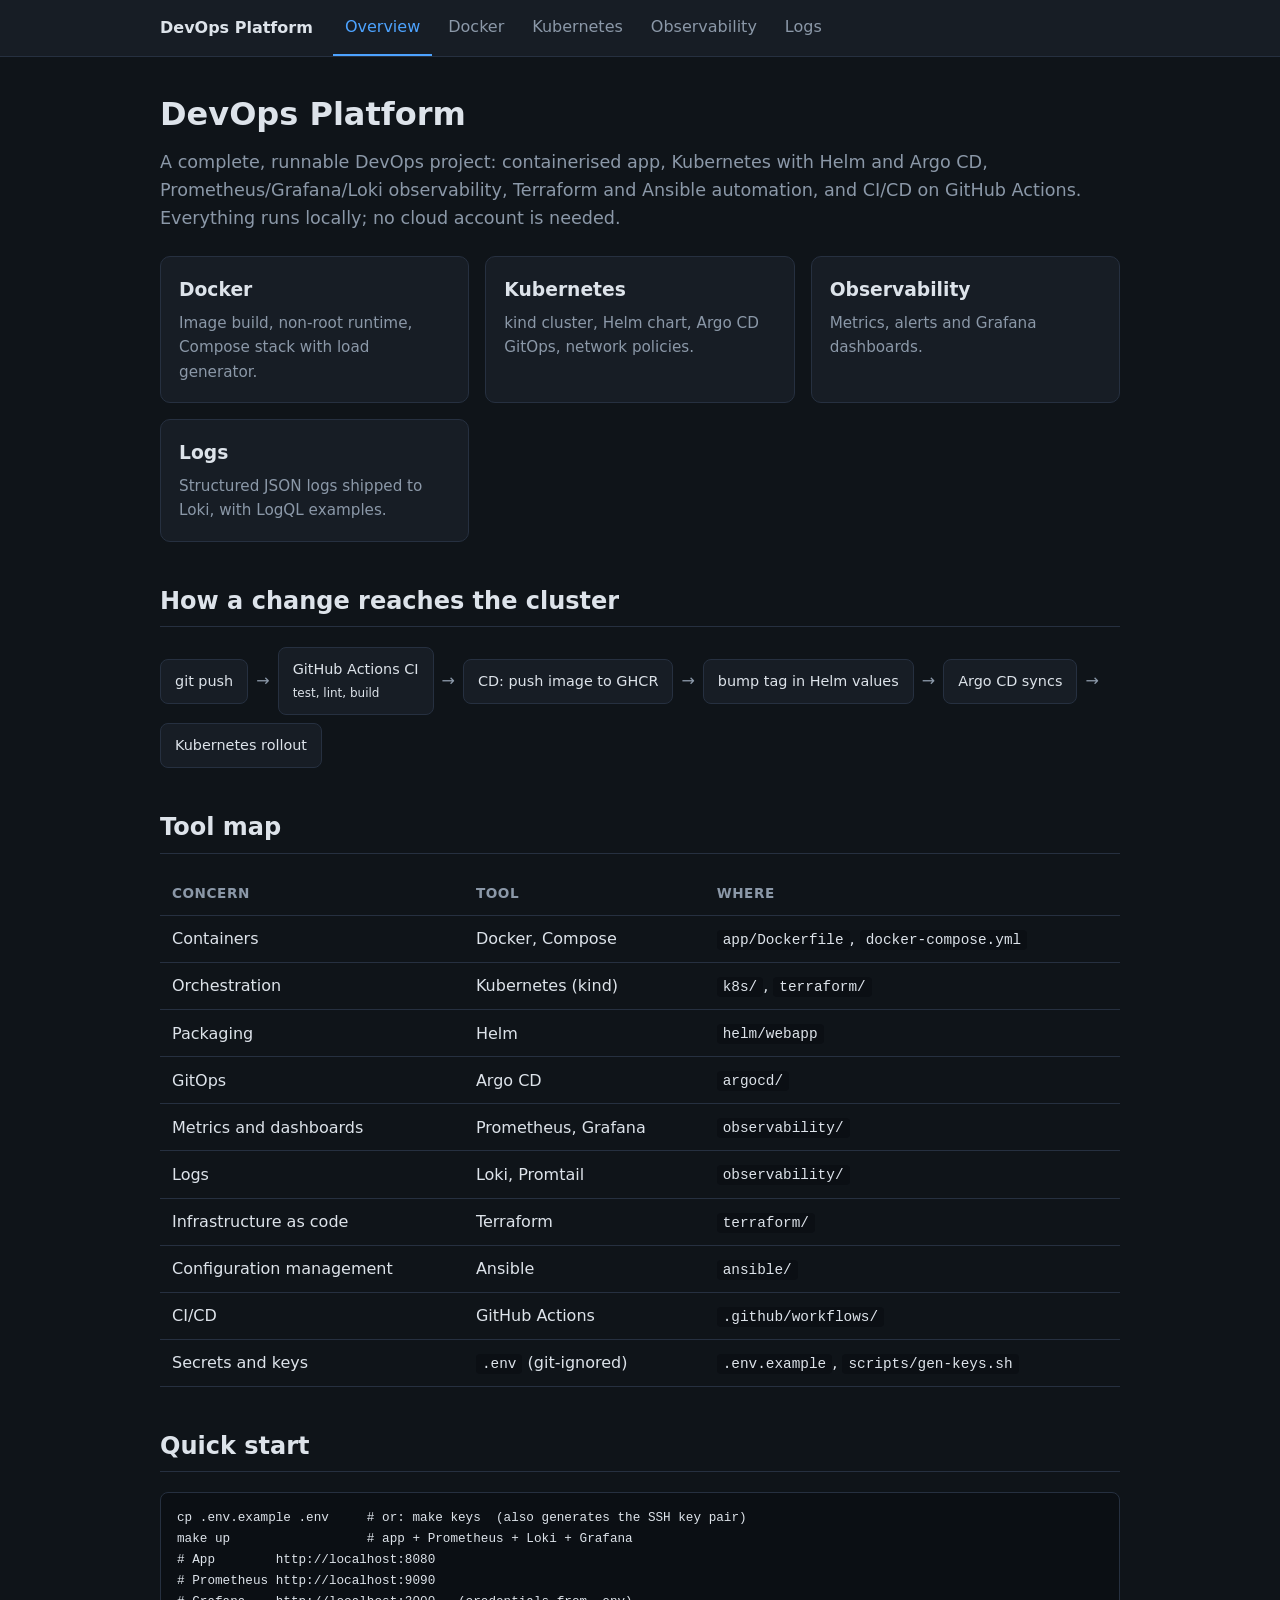
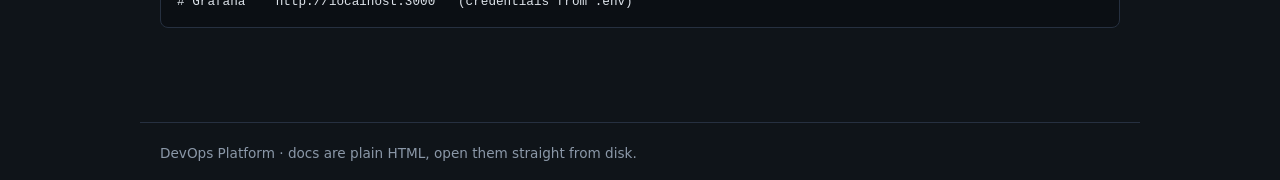
<file: docs/index.html>
<!doctype html>
<html lang="en">
<head>
<meta charset="utf-8">
<meta name="viewport" content="width=device-width, initial-scale=1">
<title>DevOps Platform</title>
<link rel="stylesheet" href="style.css">
</head>
<body>
<header class="top"><nav>
  <span class="brand">DevOps Platform</span>
  <a class="active" href="index.html">Overview</a>
  <a href="docker.html">Docker</a>
  <a href="kubernetes.html">Kubernetes</a>
  <a href="observability.html">Observability</a>
  <a href="logs.html">Logs</a>
</nav></header>
<main>
  <h1>DevOps Platform</h1>
  <p class="lead">A complete, runnable DevOps project: containerised app, Kubernetes with Helm and Argo CD, Prometheus/Grafana/Loki observability, Terraform and Ansible automation, and CI/CD on GitHub Actions. Everything runs locally; no cloud account is needed.</p>

  <div class="grid">
    <a class="card" href="docker.html"><h3>Docker</h3><p>Image build, non-root runtime, Compose stack with load generator.</p></a>
    <a class="card" href="kubernetes.html"><h3>Kubernetes</h3><p>kind cluster, Helm chart, Argo CD GitOps, network policies.</p></a>
    <a class="card" href="observability.html"><h3>Observability</h3><p>Metrics, alerts and Grafana dashboards.</p></a>
    <a class="card" href="logs.html"><h3>Logs</h3><p>Structured JSON logs shipped to Loki, with LogQL examples.</p></a>
  </div>

  <h2>How a change reaches the cluster</h2>
  <div class="flow">
    <span class="step">git push</span><span class="arrow">→</span>
    <span class="step">GitHub Actions CI<br><small>test, lint, build</small></span><span class="arrow">→</span>
    <span class="step">CD: push image to GHCR</span><span class="arrow">→</span>
    <span class="step">bump tag in Helm values</span><span class="arrow">→</span>
    <span class="step">Argo CD syncs</span><span class="arrow">→</span>
    <span class="step">Kubernetes rollout</span>
  </div>

  <h2>Tool map</h2>
  <table>
    <tr><th>Concern</th><th>Tool</th><th>Where</th></tr>
    <tr><td>Containers</td><td>Docker, Compose</td><td><code>app/Dockerfile</code>, <code>docker-compose.yml</code></td></tr>
    <tr><td>Orchestration</td><td>Kubernetes (kind)</td><td><code>k8s/</code>, <code>terraform/</code></td></tr>
    <tr><td>Packaging</td><td>Helm</td><td><code>helm/webapp</code></td></tr>
    <tr><td>GitOps</td><td>Argo CD</td><td><code>argocd/</code></td></tr>
    <tr><td>Metrics and dashboards</td><td>Prometheus, Grafana</td><td><code>observability/</code></td></tr>
    <tr><td>Logs</td><td>Loki, Promtail</td><td><code>observability/</code></td></tr>
    <tr><td>Infrastructure as code</td><td>Terraform</td><td><code>terraform/</code></td></tr>
    <tr><td>Configuration management</td><td>Ansible</td><td><code>ansible/</code></td></tr>
    <tr><td>CI/CD</td><td>GitHub Actions</td><td><code>.github/workflows/</code></td></tr>
    <tr><td>Secrets and keys</td><td><code>.env</code> (git-ignored)</td><td><code>.env.example</code>, <code>scripts/gen-keys.sh</code></td></tr>
  </table>

  <h2>Quick start</h2>
<pre><code>cp .env.example .env     # or: make keys  (also generates the SSH key pair)
make up                  # app + Prometheus + Loki + Grafana
# App        http://localhost:8080
# Prometheus http://localhost:9090
# Grafana    http://localhost:3000   (credentials from .env)</code></pre>
</main>
<footer>DevOps Platform &middot; docs are plain HTML, open them straight from disk.</footer>
</body>
</html>
</file>
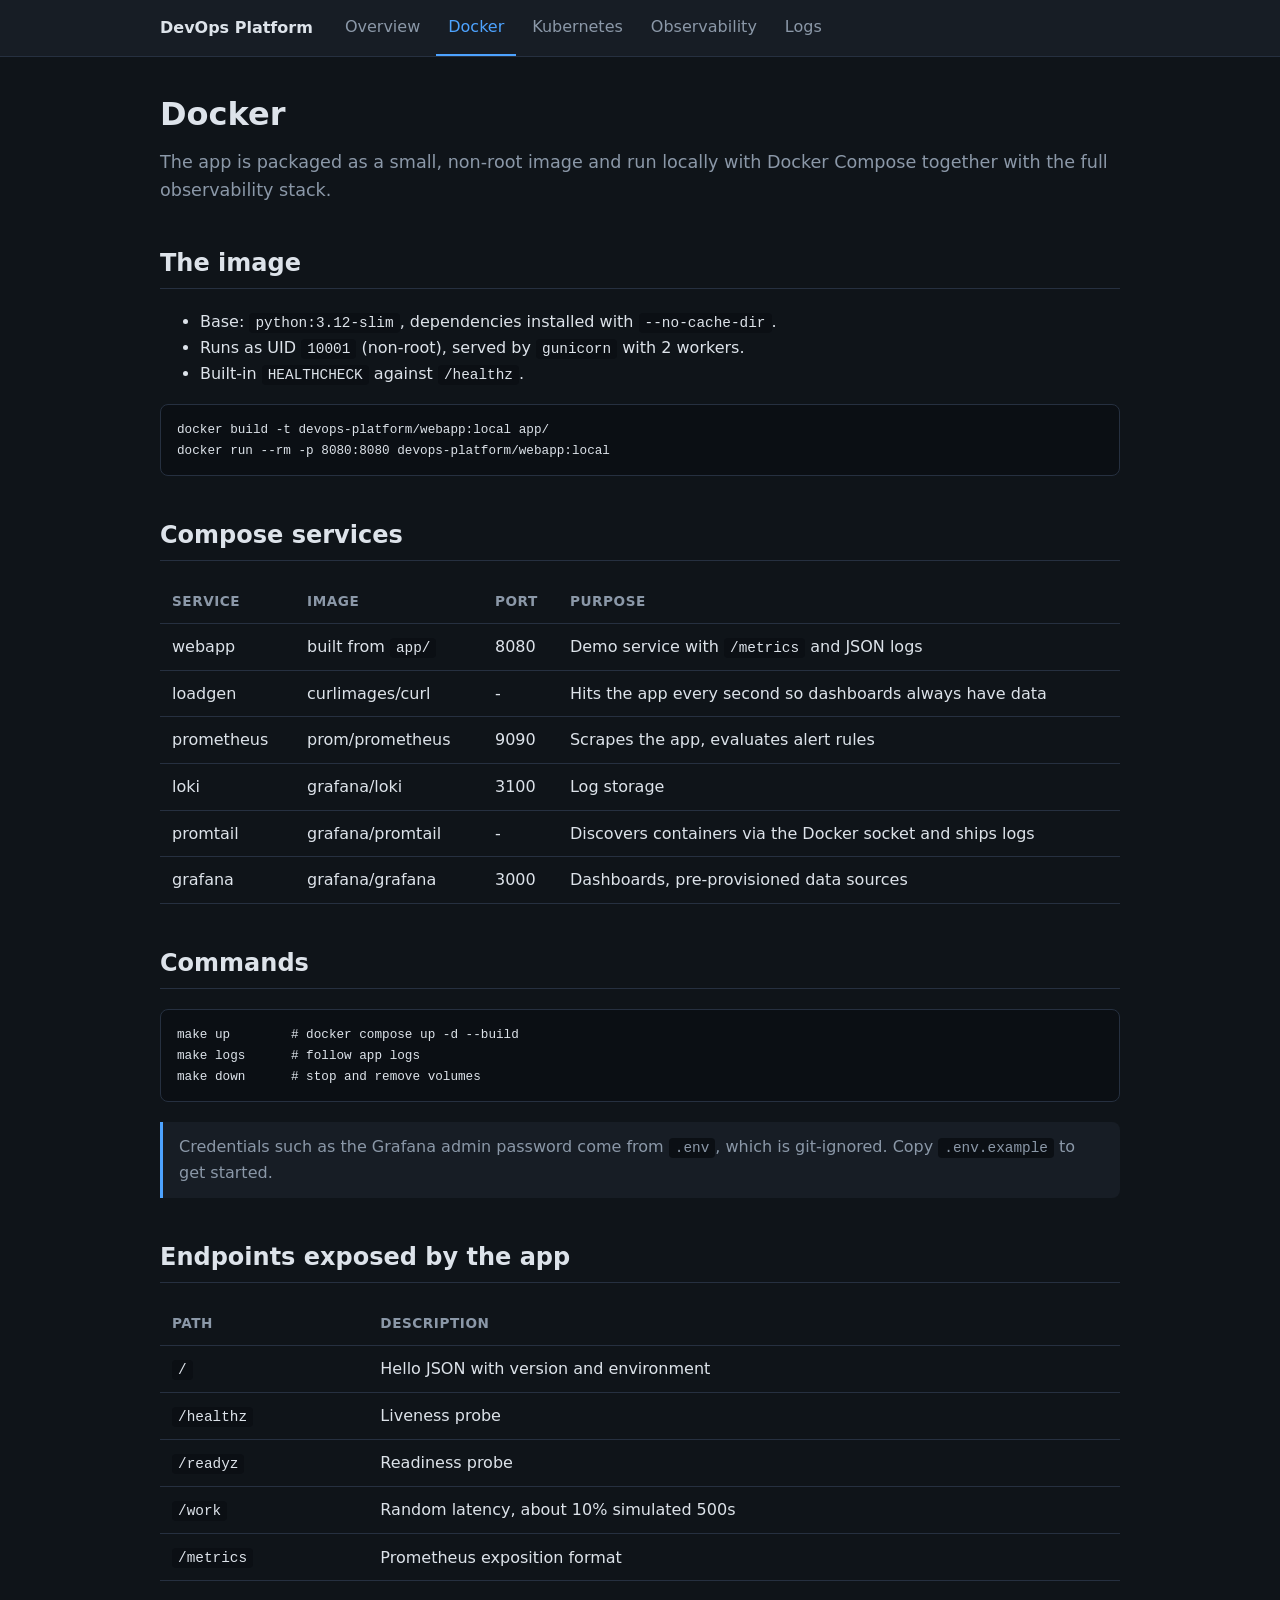
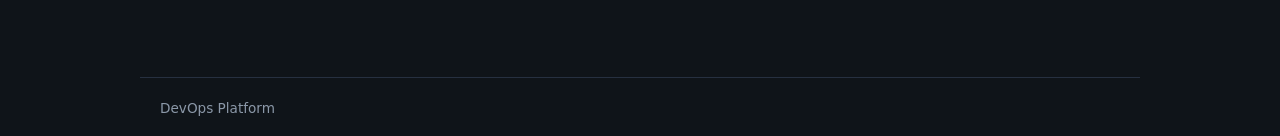
<file: docs/docker.html>
<!doctype html>
<html lang="en">
<head>
<meta charset="utf-8">
<meta name="viewport" content="width=device-width, initial-scale=1">
<title>Docker - DevOps Platform</title>
<link rel="stylesheet" href="style.css">
</head>
<body>
<header class="top"><nav>
  <span class="brand">DevOps Platform</span>
  <a href="index.html">Overview</a>
  <a class="active" href="docker.html">Docker</a>
  <a href="kubernetes.html">Kubernetes</a>
  <a href="observability.html">Observability</a>
  <a href="logs.html">Logs</a>
</nav></header>
<main>
  <h1>Docker</h1>
  <p class="lead">The app is packaged as a small, non-root image and run locally with Docker Compose together with the full observability stack.</p>

  <h2>The image</h2>
  <ul>
    <li>Base: <code>python:3.12-slim</code>, dependencies installed with <code>--no-cache-dir</code>.</li>
    <li>Runs as UID <code>10001</code> (non-root), served by <code>gunicorn</code> with 2 workers.</li>
    <li>Built-in <code>HEALTHCHECK</code> against <code>/healthz</code>.</li>
  </ul>
<pre><code>docker build -t devops-platform/webapp:local app/
docker run --rm -p 8080:8080 devops-platform/webapp:local</code></pre>

  <h2>Compose services</h2>
  <table>
    <tr><th>Service</th><th>Image</th><th>Port</th><th>Purpose</th></tr>
    <tr><td>webapp</td><td>built from <code>app/</code></td><td>8080</td><td>Demo service with <code>/metrics</code> and JSON logs</td></tr>
    <tr><td>loadgen</td><td>curlimages/curl</td><td>-</td><td>Hits the app every second so dashboards always have data</td></tr>
    <tr><td>prometheus</td><td>prom/prometheus</td><td>9090</td><td>Scrapes the app, evaluates alert rules</td></tr>
    <tr><td>loki</td><td>grafana/loki</td><td>3100</td><td>Log storage</td></tr>
    <tr><td>promtail</td><td>grafana/promtail</td><td>-</td><td>Discovers containers via the Docker socket and ships logs</td></tr>
    <tr><td>grafana</td><td>grafana/grafana</td><td>3000</td><td>Dashboards, pre-provisioned data sources</td></tr>
  </table>

  <h2>Commands</h2>
<pre><code>make up        # docker compose up -d --build
make logs      # follow app logs
make down      # stop and remove volumes</code></pre>

  <div class="note">Credentials such as the Grafana admin password come from <code>.env</code>, which is git-ignored. Copy <code>.env.example</code> to get started.</div>

  <h2>Endpoints exposed by the app</h2>
  <table>
    <tr><th>Path</th><th>Description</th></tr>
    <tr><td><code>/</code></td><td>Hello JSON with version and environment</td></tr>
    <tr><td><code>/healthz</code></td><td>Liveness probe</td></tr>
    <tr><td><code>/readyz</code></td><td>Readiness probe</td></tr>
    <tr><td><code>/work</code></td><td>Random latency, about 10% simulated 500s</td></tr>
    <tr><td><code>/metrics</code></td><td>Prometheus exposition format</td></tr>
  </table>
</main>
<footer>DevOps Platform</footer>
</body>
</html>
</file>
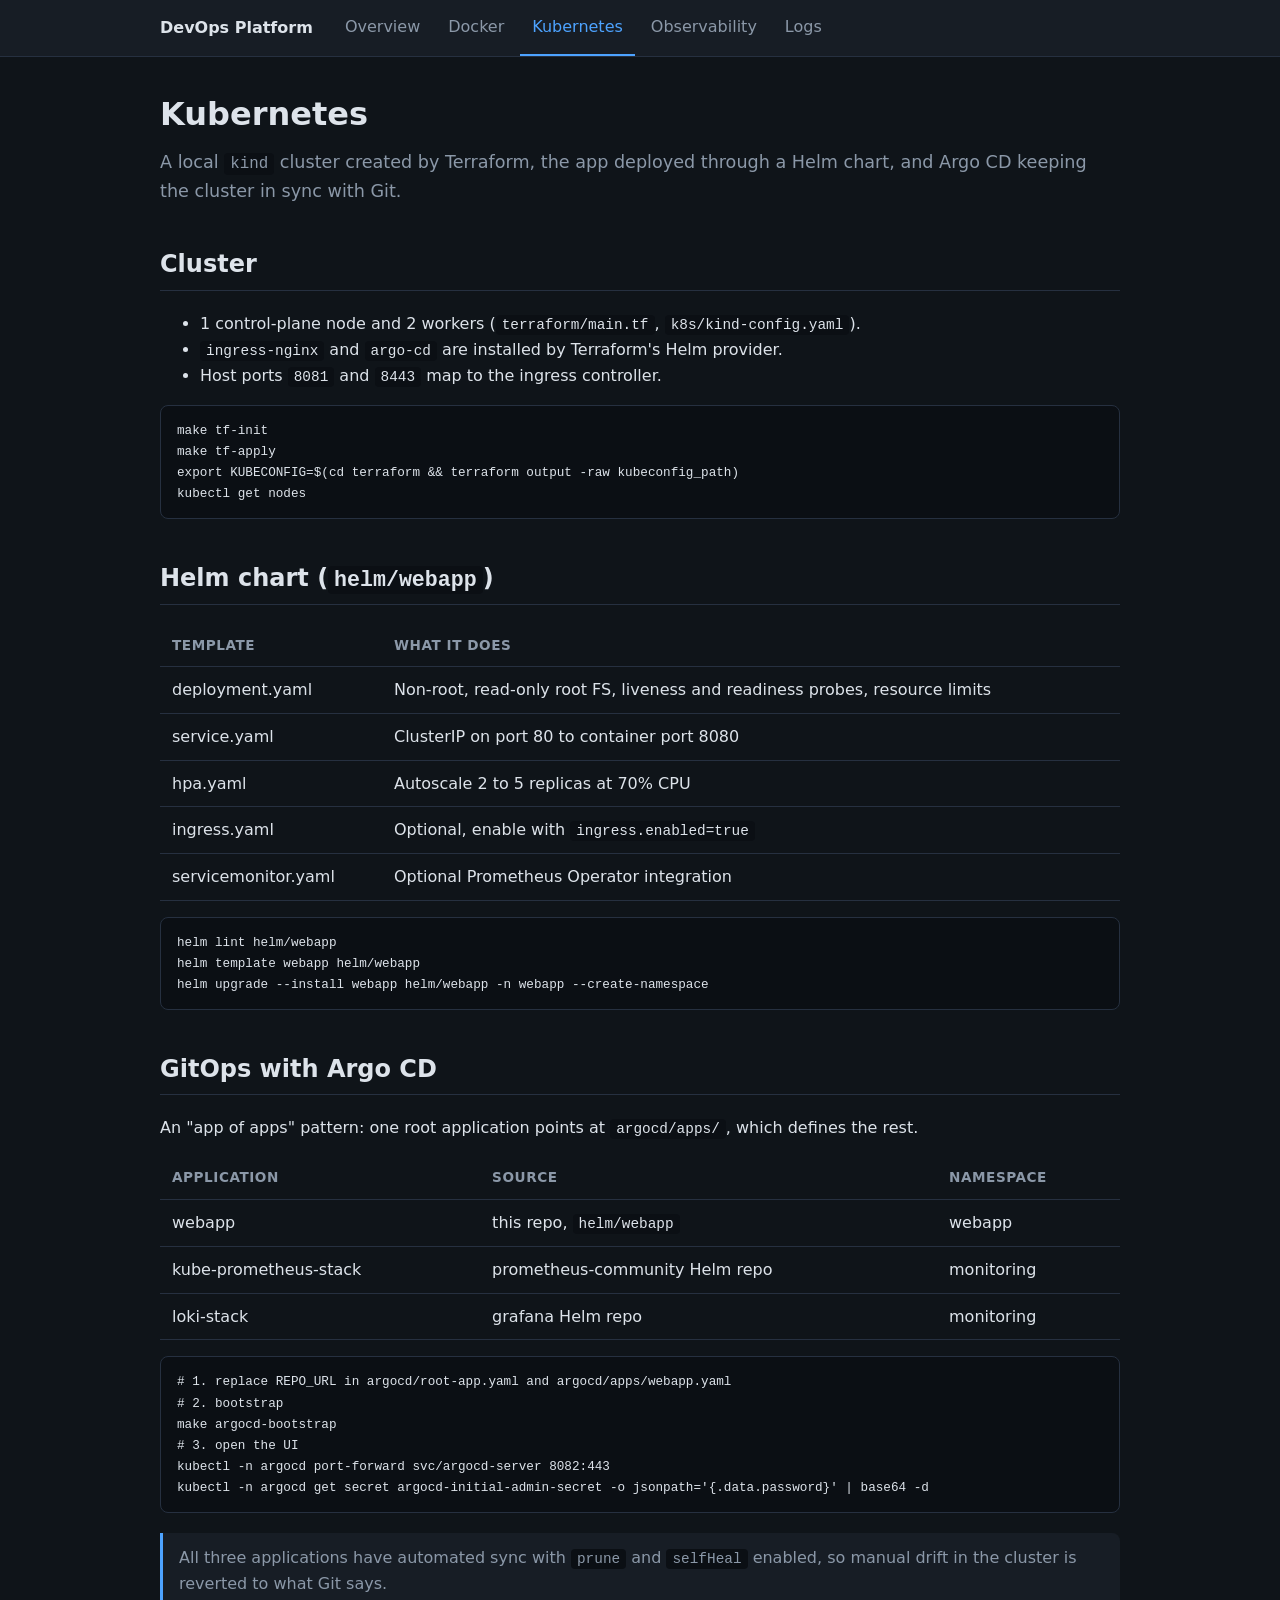
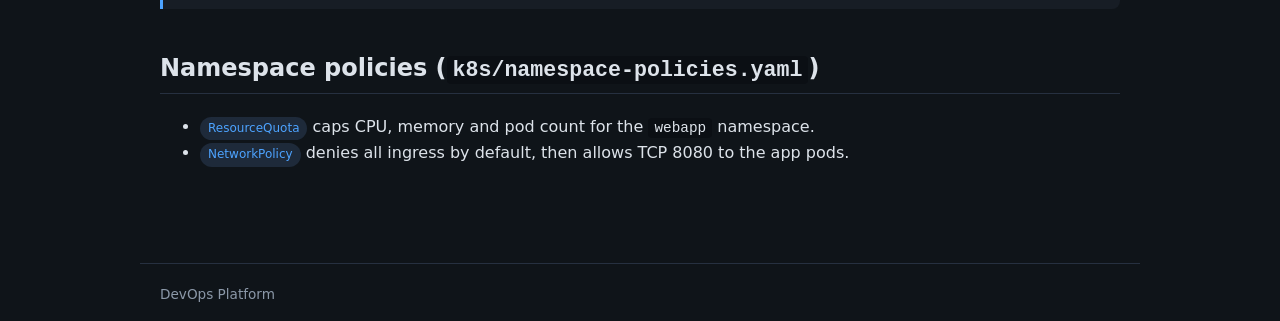
<file: docs/kubernetes.html>
<!doctype html>
<html lang="en">
<head>
<meta charset="utf-8">
<meta name="viewport" content="width=device-width, initial-scale=1">
<title>Kubernetes - DevOps Platform</title>
<link rel="stylesheet" href="style.css">
</head>
<body>
<header class="top"><nav>
  <span class="brand">DevOps Platform</span>
  <a href="index.html">Overview</a>
  <a href="docker.html">Docker</a>
  <a class="active" href="kubernetes.html">Kubernetes</a>
  <a href="observability.html">Observability</a>
  <a href="logs.html">Logs</a>
</nav></header>
<main>
  <h1>Kubernetes</h1>
  <p class="lead">A local <code>kind</code> cluster created by Terraform, the app deployed through a Helm chart, and Argo CD keeping the cluster in sync with Git.</p>

  <h2>Cluster</h2>
  <ul>
    <li>1 control-plane node and 2 workers (<code>terraform/main.tf</code>, <code>k8s/kind-config.yaml</code>).</li>
    <li><code>ingress-nginx</code> and <code>argo-cd</code> are installed by Terraform's Helm provider.</li>
    <li>Host ports <code>8081</code> and <code>8443</code> map to the ingress controller.</li>
  </ul>
<pre><code>make tf-init
make tf-apply
export KUBECONFIG=$(cd terraform &amp;&amp; terraform output -raw kubeconfig_path)
kubectl get nodes</code></pre>

  <h2>Helm chart (<code>helm/webapp</code>)</h2>
  <table>
    <tr><th>Template</th><th>What it does</th></tr>
    <tr><td>deployment.yaml</td><td>Non-root, read-only root FS, liveness and readiness probes, resource limits</td></tr>
    <tr><td>service.yaml</td><td>ClusterIP on port 80 to container port 8080</td></tr>
    <tr><td>hpa.yaml</td><td>Autoscale 2 to 5 replicas at 70% CPU</td></tr>
    <tr><td>ingress.yaml</td><td>Optional, enable with <code>ingress.enabled=true</code></td></tr>
    <tr><td>servicemonitor.yaml</td><td>Optional Prometheus Operator integration</td></tr>
  </table>
<pre><code>helm lint helm/webapp
helm template webapp helm/webapp
helm upgrade --install webapp helm/webapp -n webapp --create-namespace</code></pre>

  <h2>GitOps with Argo CD</h2>
  <p>An "app of apps" pattern: one root application points at <code>argocd/apps/</code>, which defines the rest.</p>
  <table>
    <tr><th>Application</th><th>Source</th><th>Namespace</th></tr>
    <tr><td>webapp</td><td>this repo, <code>helm/webapp</code></td><td>webapp</td></tr>
    <tr><td>kube-prometheus-stack</td><td>prometheus-community Helm repo</td><td>monitoring</td></tr>
    <tr><td>loki-stack</td><td>grafana Helm repo</td><td>monitoring</td></tr>
  </table>
<pre><code># 1. replace REPO_URL in argocd/root-app.yaml and argocd/apps/webapp.yaml
# 2. bootstrap
make argocd-bootstrap
# 3. open the UI
kubectl -n argocd port-forward svc/argocd-server 8082:443
kubectl -n argocd get secret argocd-initial-admin-secret -o jsonpath='{.data.password}' | base64 -d</code></pre>

  <div class="note">All three applications have automated sync with <code>prune</code> and <code>selfHeal</code> enabled, so manual drift in the cluster is reverted to what Git says.</div>

  <h2>Namespace policies (<code>k8s/namespace-policies.yaml</code>)</h2>
  <ul>
    <li><span class="tag">ResourceQuota</span> caps CPU, memory and pod count for the <code>webapp</code> namespace.</li>
    <li><span class="tag">NetworkPolicy</span> denies all ingress by default, then allows TCP 8080 to the app pods.</li>
  </ul>
</main>
<footer>DevOps Platform</footer>
</body>
</html>
</file>
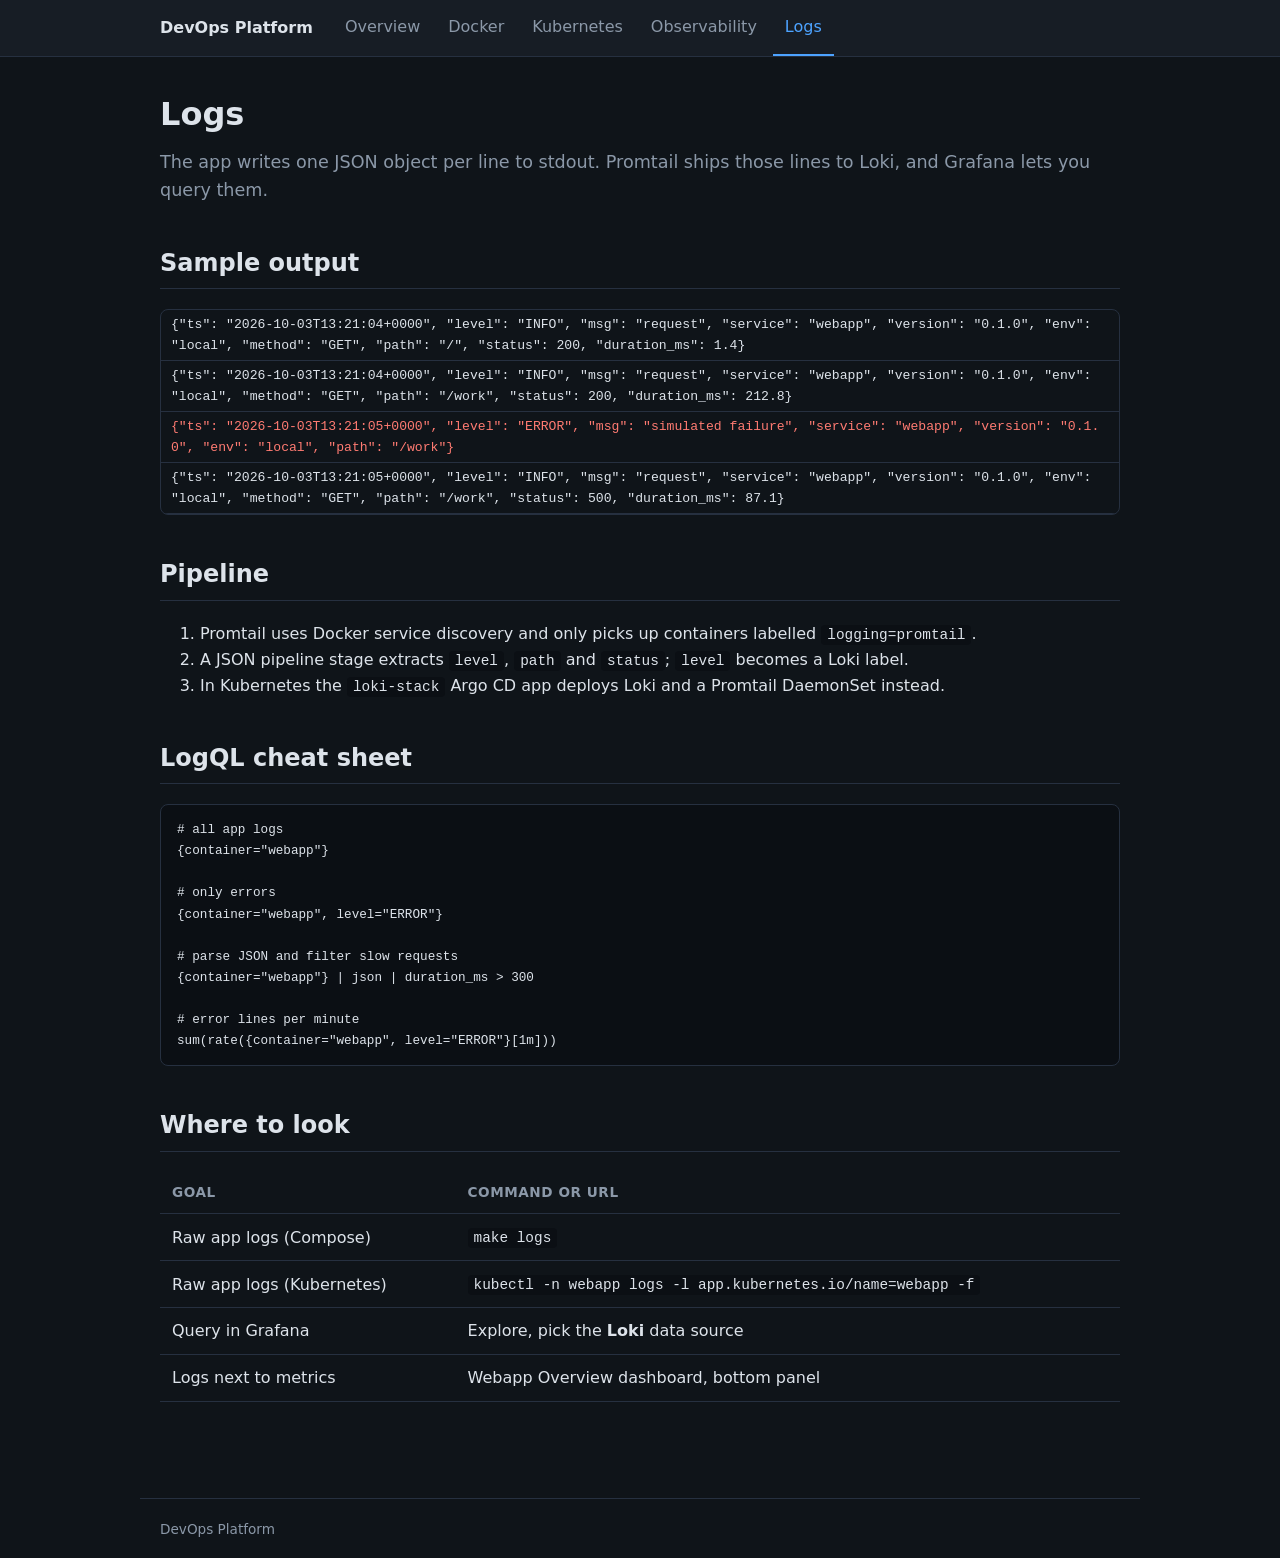
<file: docs/logs.html>
<!doctype html>
<html lang="en">
<head>
<meta charset="utf-8">
<meta name="viewport" content="width=device-width, initial-scale=1">
<title>Logs - DevOps Platform</title>
<link rel="stylesheet" href="style.css">
</head>
<body>
<header class="top"><nav>
  <span class="brand">DevOps Platform</span>
  <a href="index.html">Overview</a>
  <a href="docker.html">Docker</a>
  <a href="kubernetes.html">Kubernetes</a>
  <a href="observability.html">Observability</a>
  <a class="active" href="logs.html">Logs</a>
</nav></header>
<main>
  <h1>Logs</h1>
  <p class="lead">The app writes one JSON object per line to stdout. Promtail ships those lines to Loki, and Grafana lets you query them.</p>

  <h2>Sample output</h2>
  <div style="border:1px solid var(--border);border-radius:8px;overflow:hidden">
    <div class="log-line info">{"ts": "2026-10-03T13:21:04+0000", "level": "INFO", "msg": "request", "service": "webapp", "version": "0.1.0", "env": "local", "method": "GET", "path": "/", "status": 200, "duration_ms": 1.4}</div>
    <div class="log-line info">{"ts": "2026-10-03T13:21:04+0000", "level": "INFO", "msg": "request", "service": "webapp", "version": "0.1.0", "env": "local", "method": "GET", "path": "/work", "status": 200, "duration_ms": 212.8}</div>
    <div class="log-line error">{"ts": "2026-10-03T13:21:05+0000", "level": "ERROR", "msg": "simulated failure", "service": "webapp", "version": "0.1.0", "env": "local", "path": "/work"}</div>
    <div class="log-line info">{"ts": "2026-10-03T13:21:05+0000", "level": "INFO", "msg": "request", "service": "webapp", "version": "0.1.0", "env": "local", "method": "GET", "path": "/work", "status": 500, "duration_ms": 87.1}</div>
  </div>

  <h2>Pipeline</h2>
  <ol>
    <li>Promtail uses Docker service discovery and only picks up containers labelled <code>logging=promtail</code>.</li>
    <li>A JSON pipeline stage extracts <code>level</code>, <code>path</code> and <code>status</code>; <code>level</code> becomes a Loki label.</li>
    <li>In Kubernetes the <code>loki-stack</code> Argo CD app deploys Loki and a Promtail DaemonSet instead.</li>
  </ol>

  <h2>LogQL cheat sheet</h2>
<pre><code># all app logs
{container="webapp"}

# only errors
{container="webapp", level="ERROR"}

# parse JSON and filter slow requests
{container="webapp"} | json | duration_ms &gt; 300

# error lines per minute
sum(rate({container="webapp", level="ERROR"}[1m]))</code></pre>

  <h2>Where to look</h2>
  <table>
    <tr><th>Goal</th><th>Command or URL</th></tr>
    <tr><td>Raw app logs (Compose)</td><td><code>make logs</code></td></tr>
    <tr><td>Raw app logs (Kubernetes)</td><td><code>kubectl -n webapp logs -l app.kubernetes.io/name=webapp -f</code></td></tr>
    <tr><td>Query in Grafana</td><td>Explore, pick the <strong>Loki</strong> data source</td></tr>
    <tr><td>Logs next to metrics</td><td>Webapp Overview dashboard, bottom panel</td></tr>
  </table>
</main>
<footer>DevOps Platform</footer>
</body>
</html>
</file>
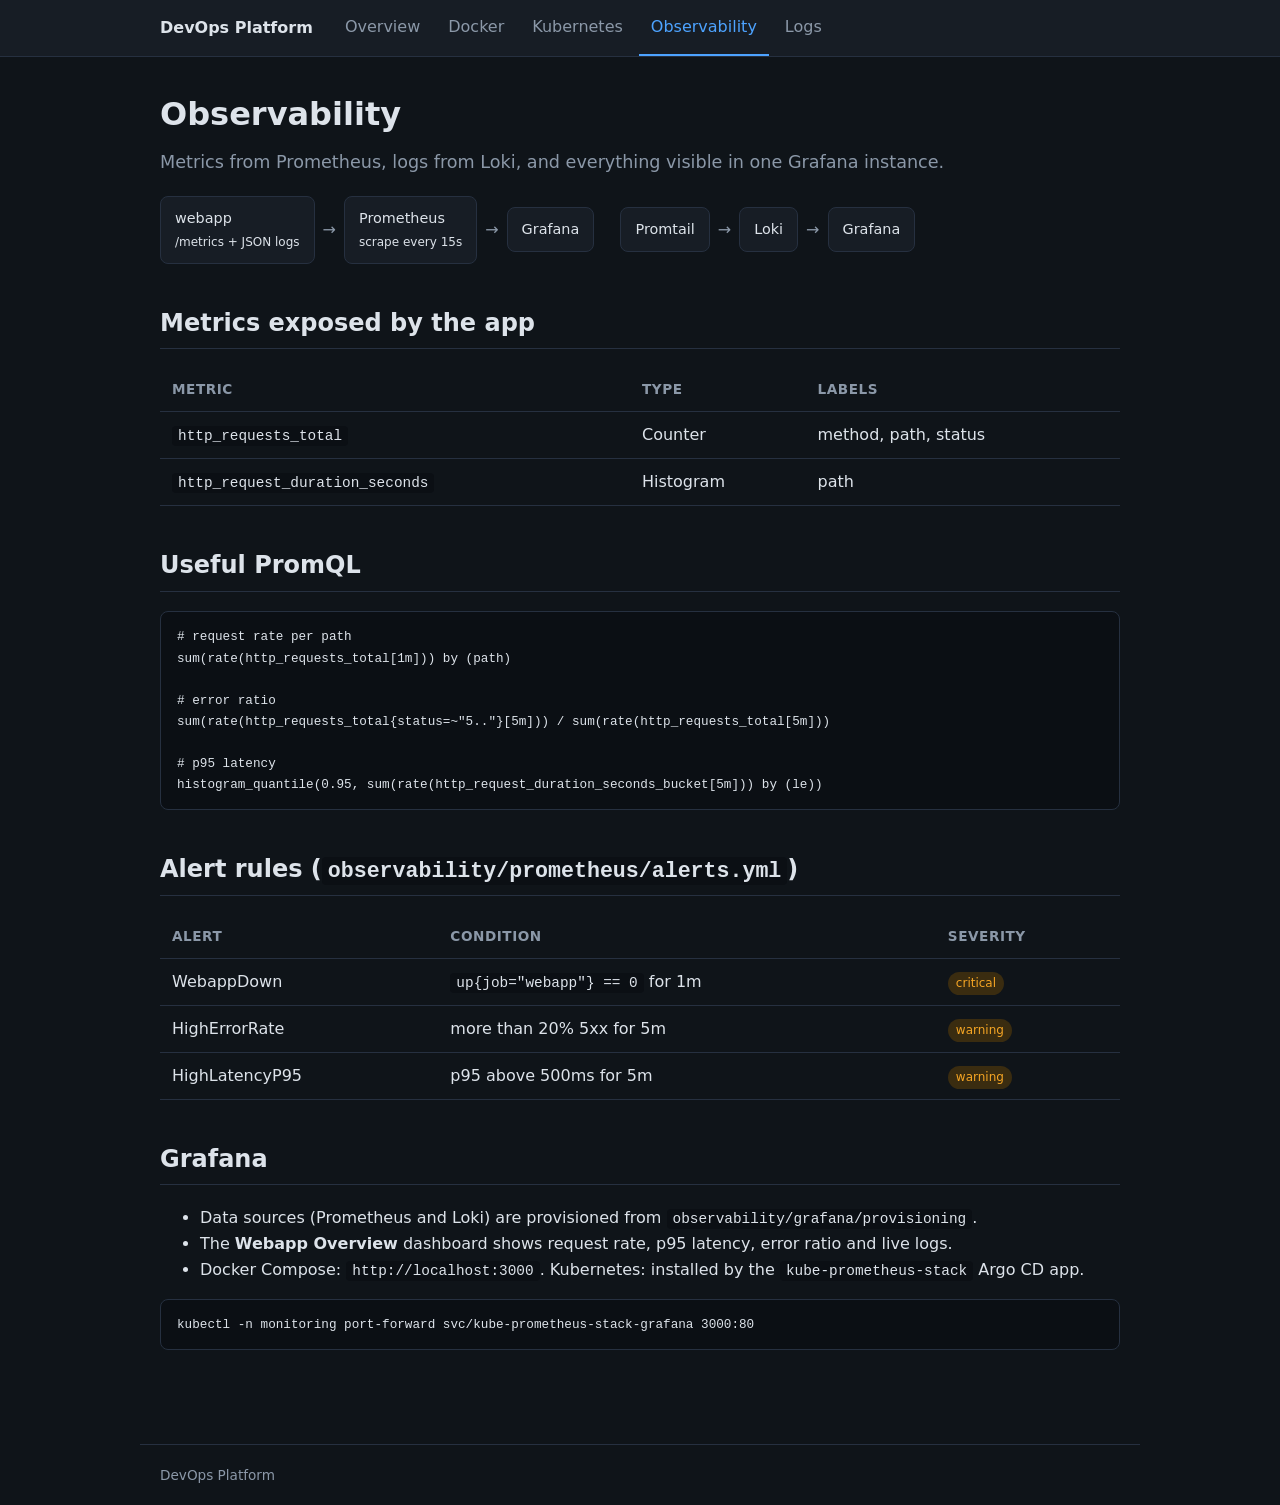
<file: docs/observability.html>
<!doctype html>
<html lang="en">
<head>
<meta charset="utf-8">
<meta name="viewport" content="width=device-width, initial-scale=1">
<title>Observability - DevOps Platform</title>
<link rel="stylesheet" href="style.css">
</head>
<body>
<header class="top"><nav>
  <span class="brand">DevOps Platform</span>
  <a href="index.html">Overview</a>
  <a href="docker.html">Docker</a>
  <a href="kubernetes.html">Kubernetes</a>
  <a class="active" href="observability.html">Observability</a>
  <a href="logs.html">Logs</a>
</nav></header>
<main>
  <h1>Observability</h1>
  <p class="lead">Metrics from Prometheus, logs from Loki, and everything visible in one Grafana instance.</p>

  <div class="flow">
    <span class="step">webapp<br><small>/metrics + JSON logs</small></span><span class="arrow">→</span>
    <span class="step">Prometheus<br><small>scrape every 15s</small></span><span class="arrow">→</span>
    <span class="step">Grafana</span>
    <span class="arrow">&nbsp;&nbsp;</span>
    <span class="step">Promtail</span><span class="arrow">→</span>
    <span class="step">Loki</span><span class="arrow">→</span>
    <span class="step">Grafana</span>
  </div>

  <h2>Metrics exposed by the app</h2>
  <table>
    <tr><th>Metric</th><th>Type</th><th>Labels</th></tr>
    <tr><td><code>http_requests_total</code></td><td>Counter</td><td>method, path, status</td></tr>
    <tr><td><code>http_request_duration_seconds</code></td><td>Histogram</td><td>path</td></tr>
  </table>

  <h2>Useful PromQL</h2>
<pre><code># request rate per path
sum(rate(http_requests_total[1m])) by (path)

# error ratio
sum(rate(http_requests_total{status=~"5.."}[5m])) / sum(rate(http_requests_total[5m]))

# p95 latency
histogram_quantile(0.95, sum(rate(http_request_duration_seconds_bucket[5m])) by (le))</code></pre>

  <h2>Alert rules (<code>observability/prometheus/alerts.yml</code>)</h2>
  <table>
    <tr><th>Alert</th><th>Condition</th><th>Severity</th></tr>
    <tr><td>WebappDown</td><td><code>up{job="webapp"} == 0</code> for 1m</td><td><span class="tag warn">critical</span></td></tr>
    <tr><td>HighErrorRate</td><td>more than 20% 5xx for 5m</td><td><span class="tag warn">warning</span></td></tr>
    <tr><td>HighLatencyP95</td><td>p95 above 500ms for 5m</td><td><span class="tag warn">warning</span></td></tr>
  </table>

  <h2>Grafana</h2>
  <ul>
    <li>Data sources (Prometheus and Loki) are provisioned from <code>observability/grafana/provisioning</code>.</li>
    <li>The <strong>Webapp Overview</strong> dashboard shows request rate, p95 latency, error ratio and live logs.</li>
    <li>Docker Compose: <code>http://localhost:3000</code>. Kubernetes: installed by the <code>kube-prometheus-stack</code> Argo CD app.</li>
  </ul>
<pre><code>kubectl -n monitoring port-forward svc/kube-prometheus-stack-grafana 3000:80</code></pre>
</main>
<footer>DevOps Platform</footer>
</body>
</html>
</file>
<file: docs/style.css>
:root {
  --bg: #0f1419;
  --panel: #171d25;
  --border: #263040;
  --text: #dde3ea;
  --muted: #8b98a8;
  --accent: #4da3ff;
  --ok: #3ecf8e;
  --warn: #f5a524;
}
* { box-sizing: border-box; }
body {
  margin: 0;
  font: 16px/1.6 system-ui, -apple-system, "Segoe UI", Roboto, sans-serif;
  background: var(--bg);
  color: var(--text);
}
header.top {
  border-bottom: 1px solid var(--border);
  background: var(--panel);
  position: sticky;
  top: 0;
  z-index: 10;
}
header.top nav {
  max-width: 1000px;
  margin: 0 auto;
  padding: 0 20px;
  display: flex;
  gap: 4px;
  flex-wrap: wrap;
  align-items: center;
}
header.top .brand { font-weight: 700; margin-right: 16px; padding: 14px 0; }
header.top a {
  color: var(--muted);
  text-decoration: none;
  padding: 14px 12px;
  border-bottom: 2px solid transparent;
}
header.top a:hover { color: var(--text); }
header.top a.active { color: var(--accent); border-bottom-color: var(--accent); }
main { max-width: 1000px; margin: 0 auto; padding: 32px 20px 80px; }
h1 { font-size: 2rem; margin: 0 0 8px; }
h2 { margin-top: 40px; border-bottom: 1px solid var(--border); padding-bottom: 6px; }
p.lead { color: var(--muted); font-size: 1.1rem; margin-top: 0; }
.grid { display: grid; grid-template-columns: repeat(auto-fit, minmax(260px, 1fr)); gap: 16px; margin: 24px 0; }
.card {
  background: var(--panel);
  border: 1px solid var(--border);
  border-radius: 10px;
  padding: 18px;
  text-decoration: none;
  color: inherit;
  display: block;
}
a.card:hover { border-color: var(--accent); }
.card h3 { margin: 0 0 6px; }
.card p { margin: 0; color: var(--muted); font-size: .95rem; }
pre, code { font-family: ui-monospace, SFMono-Regular, Menlo, Consolas, monospace; }
code { background: #0b0f14; padding: 2px 6px; border-radius: 4px; font-size: .9em; }
pre {
  background: #0b0f14;
  border: 1px solid var(--border);
  border-radius: 8px;
  padding: 14px 16px;
  overflow-x: auto;
  font-size: .88rem;
  line-height: 1.5;
}
pre code { background: none; padding: 0; }
table { width: 100%; border-collapse: collapse; margin: 16px 0; }
th, td { text-align: left; padding: 10px 12px; border-bottom: 1px solid var(--border); }
th { color: var(--muted); font-weight: 600; font-size: .85rem; text-transform: uppercase; letter-spacing: .04em; }
.tag { display: inline-block; font-size: .75rem; padding: 2px 8px; border-radius: 999px; background: #1e2a3a; color: var(--accent); }
.tag.ok { background: #14301f; color: var(--ok); }
.tag.warn { background: #3a2c10; color: var(--warn); }
.flow { display: flex; flex-wrap: wrap; gap: 8px; align-items: center; margin: 20px 0; }
.flow .step { background: var(--panel); border: 1px solid var(--border); border-radius: 8px; padding: 10px 14px; font-size: .9rem; }
.flow .arrow { color: var(--muted); }
.note { border-left: 3px solid var(--accent); background: var(--panel); padding: 12px 16px; border-radius: 0 8px 8px 0; margin: 20px 0; color: var(--muted); }
.log-line { font-family: ui-monospace, Menlo, Consolas, monospace; font-size: .82rem; padding: 4px 10px; border-bottom: 1px solid var(--border); white-space: pre-wrap; word-break: break-all; }
.log-line.error { color: #ff7b72; }
.log-line.info { color: var(--text); }
footer { max-width: 1000px; margin: 0 auto; padding: 20px; color: var(--muted); font-size: .85rem; border-top: 1px solid var(--border); }
</file>
